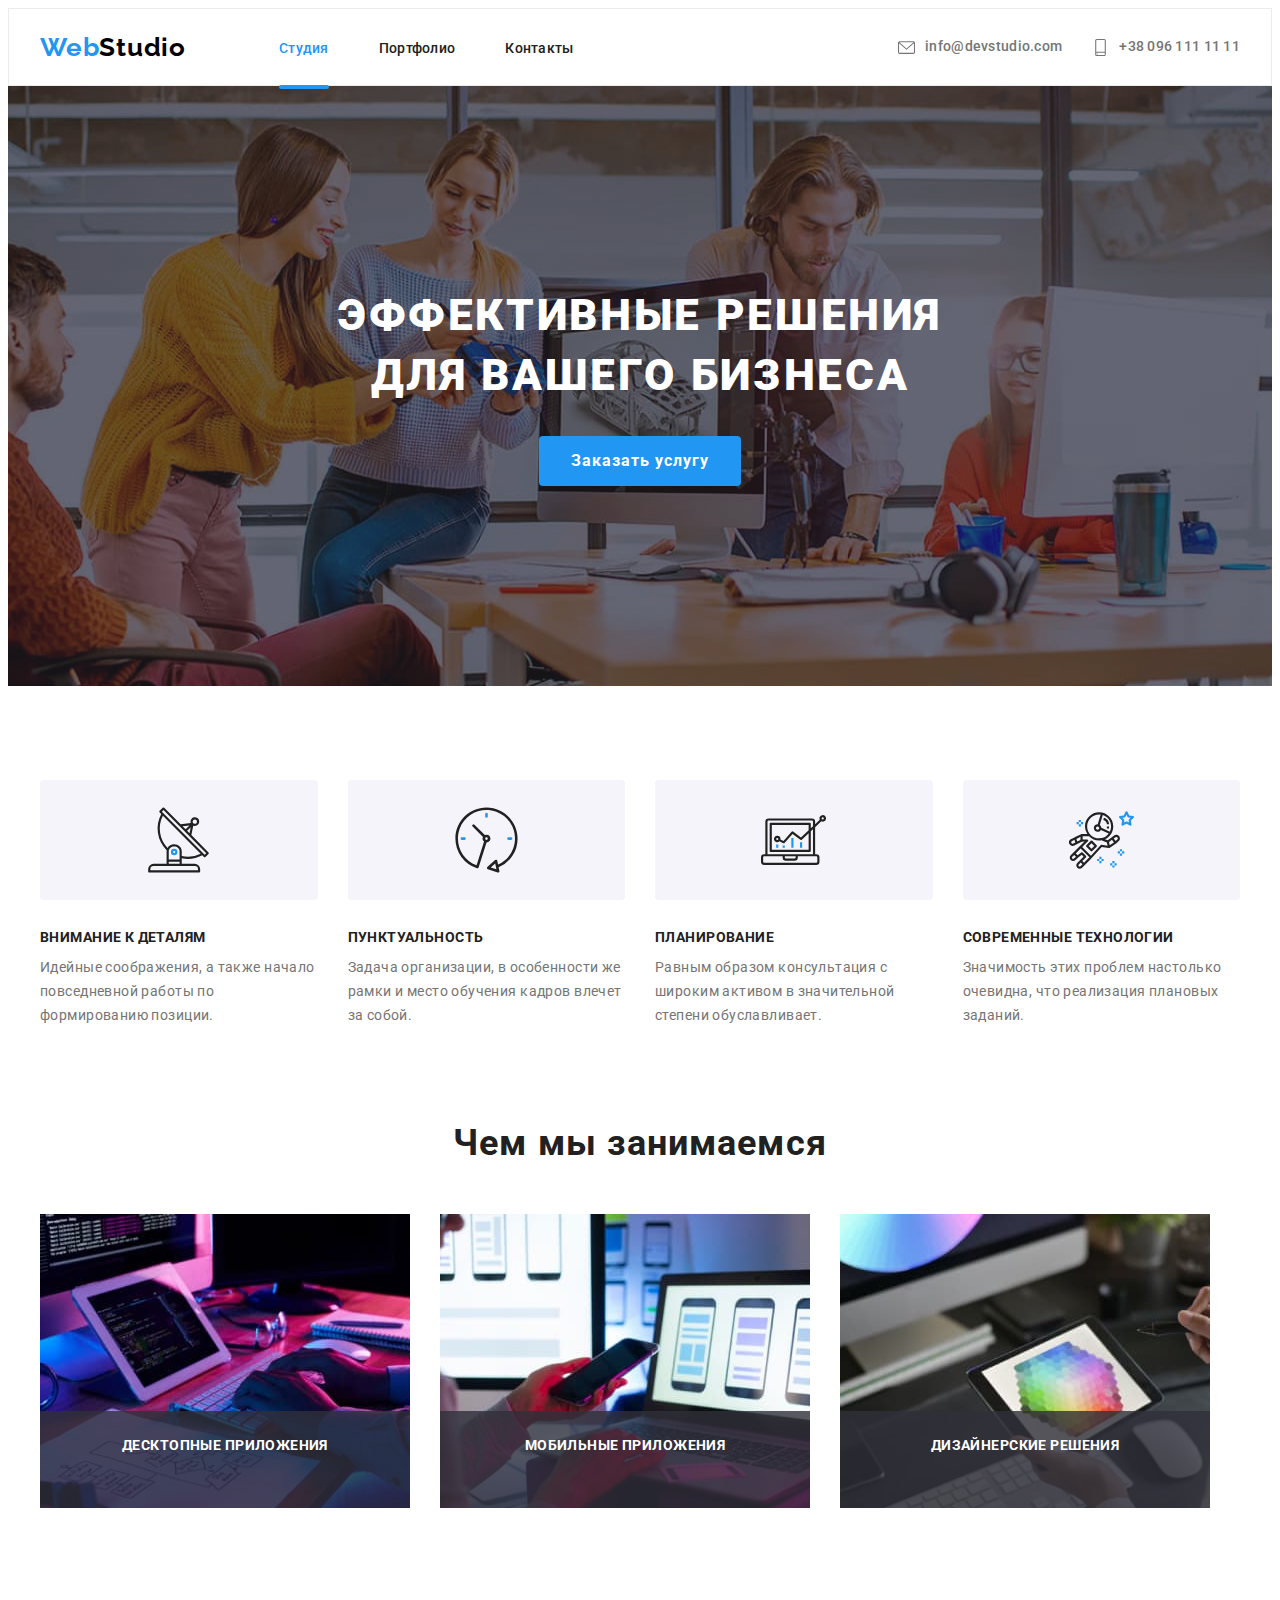
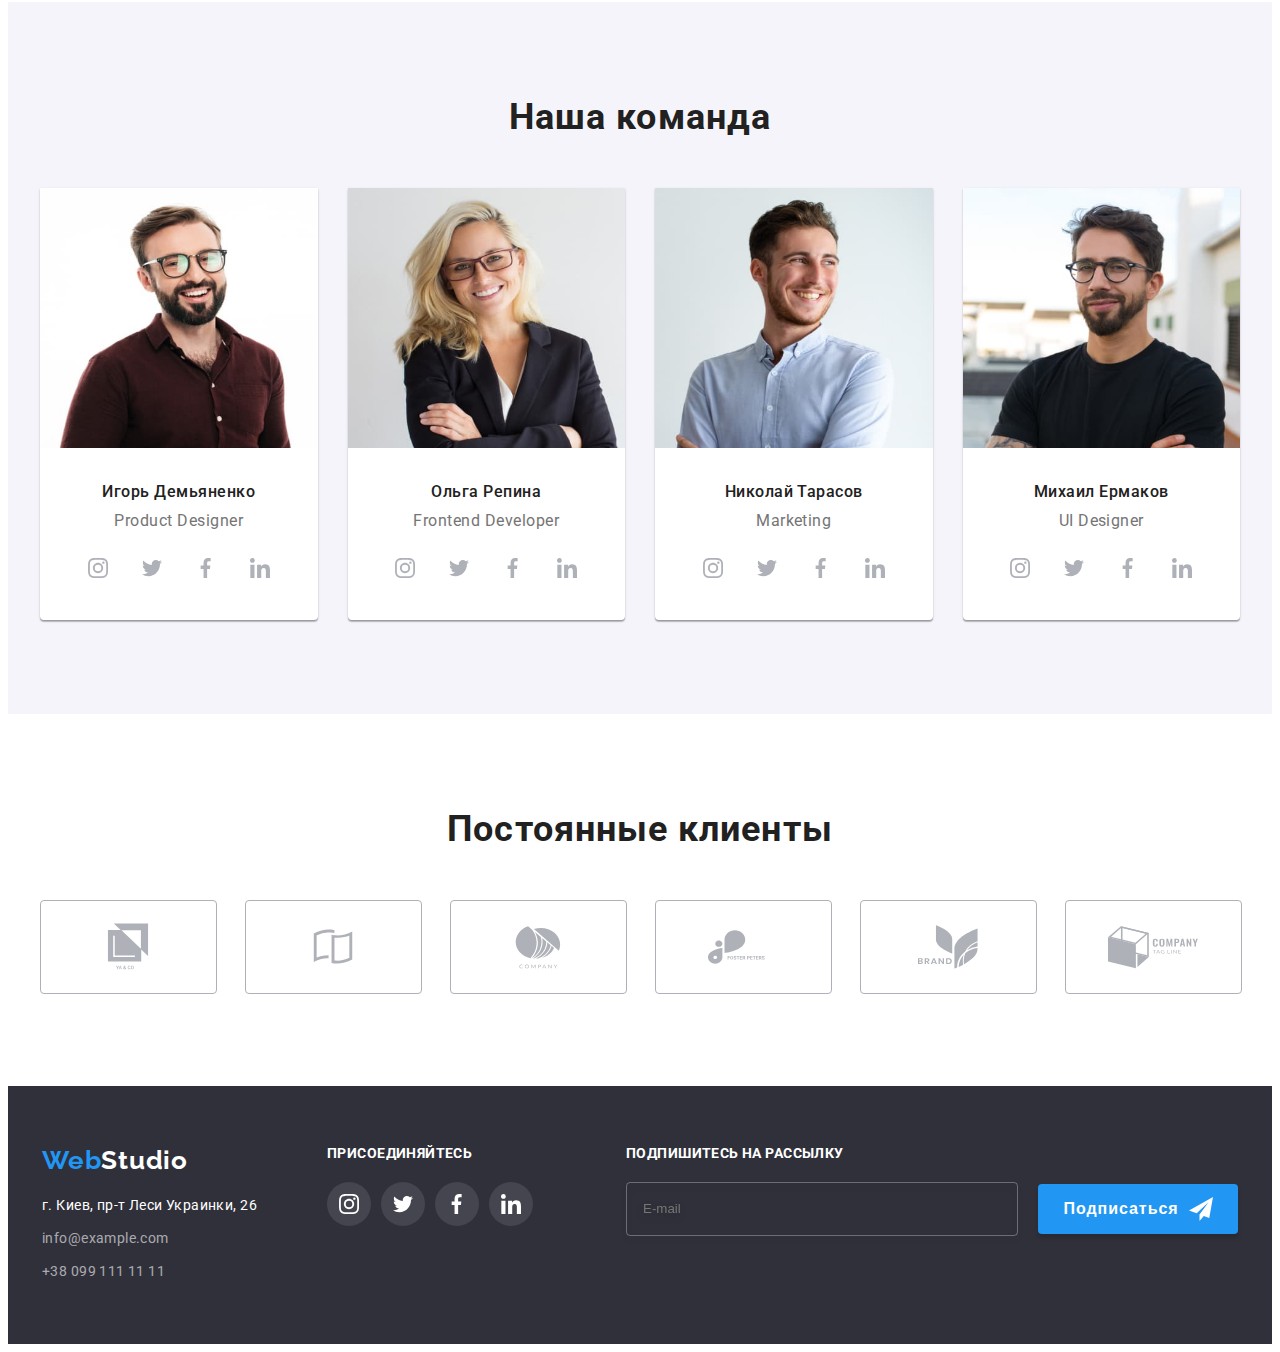
<file: index.html>
<!DOCTYPE html>
<html lang="ru">
<head>
    <meta charset="UTF-8">
    <meta http-equiv="X-UA-Compatible" content="IE=edge">
    <meta name="viewport" content="width=device-width, initial-scale=1.0">
    <title>Студия</title>
    <link rel="stylesheet" href="https://cdnjs.cloudflare.com/ajax/libs/modern-normalize/1.1.0/modern-normalize.min.css" integrity="sha512-wpPYUAdjBVSE4KJnH1VR1HeZfpl1ub8YT/NKx4PuQ5NmX2tKuGu6U/JRp5y+Y8XG2tV+wKQpNHVUX03MfMFn9Q==" crossorigin="anonymous" referrerpolicy="no-referrer" />
    <link rel="stylesheet" href="./css/main.min.css">
    <link href="https://fonts.googleapis.com/css2?family=Raleway:wght@700&family=Roboto:wght@400;500;700;900&display=swap" rel="stylesheet">
</head>
<body>
    <header class="header">
        <div class="container header-container">
        <a class="logo" href="/"><span class="logo-accent">Web</span>Studio</a>
        <nav class="header-nav">
            <ul class="header-list">
                <li class="header-item list"><a class="header-link link current" href="index.html">Студия</a></li>
                <li class="header-item list"><a class="header-link link" href="portfolio.html">Портфолио</a></li>
                <li class="header-item list"><a class="header-link link" href="/">Контакты</a></li>
            </ul>
        </nav>
        <ul class="header-contacts-list">
            <li class="header-contacts list">
                <a class="header-contacts-link link" href="mailto:info@devstudio.com">
                <svg class="header-contacts-icon envelope">
                    <use href="./images/symbol-defs.svg#icon-envelope"></use>
                </svg>
                info@devstudio.com</a>
            </li>
            <li class="header-contacts list">
                <a class="header-contacts-link link" href="tel:+380961111111">
                <svg class="header-contacts-icon smartphone">
                    <use href="./images/symbol-defs.svg#icon-smartphone"></use>
                </svg>
                +38 096 111 11 11</a>
            </li>
        </ul>
        <button class="button open-menu-btn">
            <svg class="open-menu-img" width="24" height="16">
                <use href="./images/symbol-defs.svg#icon-open-menu"></use>
            </svg>
        </button>
        </div>
        <div class="mob-menu is-hidden">
            <div class="mob-menu__container">
                <div class="mob-menu__top-wrap">
            <button class="button mob-menu__close-btn">
                <svg class="mob-menu__close-btn" width="19" height="19">
                    <use href="./images/symbol-defs.svg#icon-close-menu"></use>
                </svg>
            </button>
            <ul class="mob-menu__list">
                <li class="mob-menu__item list"><a class="mob-menu__link link current" href="index.html">Студия</a></li>
                <li class="mob-menu__item list"><a class="mob-menu__link link" href="portfolio.html">Портфолио</a></li>
                <li class="mob-menu__item list"><a class="mob-menu__link link" href="/">Контакты</a></li>
            </ul>
        </div>
        <div class="mob-menu__bottom-wrap">
            <ul class="mob-menu__contacts-list">
                <li class="mob-menu__contacts-item list">
                    <a class="mob-menu__contacts-link-mob link" href="tel:+380961111111">
                    +38 096 111 11 11</a>
                </li>
                <li class="mob-menu__contacts-item list">
                    <a class="mob-menu__contacts-link-email link" href="mailto:info@devstudio.com">
                    info@devstudio.com</a>
                </li>
            </ul>
            <ul class="mob-menu__soc-list">
                <li class="mob-menu__soc-item list"><a href="/" class="mob-menu__soc-link link">Instagram</a></li>
                <li class="mob-menu__soc-item list"><a href="/" class="mob-menu__soc-link link">Twitter</a></li>
                <li class="mob-menu__soc-item list"><a href="/" class="mob-menu__soc-link link">Facebook</a></li>
                <li class="mob-menu__soc-item list"><a href="/" class="mob-menu__soc-link link">LinkedIn</a></li>
            </ul>
        </div>
        </div>
        </div>
    </header>
    <main>
    <section class="main-section">
        <div class="container main-section-container">
        <h1 class="main-headerline">Эффективные решения <br>для вашего бизнеса</h1>
        <button class="btn btn-main" type="button" data-modal-open>Заказать услугу</button>
    </div>
    </section>
    <section class="concepts">
        <div class="container concepts-container">
        <ul class="concepts-list">
            <li class="concepts-item list">
                <div class="concepts-thumb">
                    <svg class="concepts-icon">
                        <use href="./images/symbol-defs.svg#icon-concept1"></use>
                    </svg>
                </div>
                <h3 class="concepts-header">Внимание к деталям</h3>
                <p class="concepts-text">Идейные соображения, а также начало повседневной работы по формированию позиции.</p>
            </li>
            <li class="concepts-item list">
                <div class="concepts-thumb">
                    <svg class="concepts-icon">
                        <use href="./images/symbol-defs.svg#icon-concept2"></use>
                    </svg>
                </div>
                <h3 class="concepts-header">Пунктуальность</h3>
                <p class="concepts-text">Задача организации, в особенности же рамки и место обучения кадров влечет за собой.</p>
            </li>
            <li class="concepts-item list">
                <div class="concepts-thumb">
                    <svg class="concepts-icon">
                        <use href="./images/symbol-defs.svg#icon-concept3"></use>
                    </svg>
                </div>
                <h3 class="concepts-header">Планирование</h3>
                <p class="concepts-text">Равным образом консультация с широким активом в значительной степени обуславливает.</p>
            </li>
            <li class="concepts-item list">
                <div class="concepts-thumb">
                    <svg class="concepts-icon">
                        <use href="./images/symbol-defs.svg#icon-concept4"></use>
                    </svg>
                </div>
                <h3 class="concepts-header">Современные технологии</h3>
                <p class="concepts-text">Значимость этих проблем настолько очевидна, что реализация плановых заданий.</p>
            </li>
        </ul>
    </div>
        </section>
        <section class="section-work">
            <div class="container work-container">
        <h2 class="work-headline headline">Чем мы занимаемся</h2>
        <ul class="work-list">
            <li class="work-item list">
                <div class="work-item-top-wrapper">
                <img class="work-img" 
                srcset="
                ./images/whatwedo-1.jpg 1x,
                ./images/whatwedo-1-2x.jpg 2x
                "
                src="./images/whatwedo-1.jpg" 
                alt="Работник печатает на клавиатуре" 
                width="370"
                height="294">
                <p class="work-item-top-text">Десктопные приложения</p>
                </div>
            </li>
            <li class="work-item list">
                <div class="work-item-top-wrapper">
                <img class="work-img"
                srcset="
                ./images/whatwedo-2.jpg 1x,
                ./images/whatwedo-2-2x.jpg 2x
                "
                src="./images/whatwedo-2.jpg"
                alt="Работник рассматривает варианты мобильных версий"
                width="370"
                height="294">
                <p class="work-item-top-text">Мобильные приложения</p>
                </div>
            </li>
            <li class="work-item list">
                <div class="work-item-top-wrapper">
                <img class="work-img"
                srcset="
                ./images/whatwedo-3.jpg 1x,
                ./images/whatwedo-3-2x.jpg 2x
                "
                src="./images/whatwedo3.jpg"
                alt="Работник выбирает цвет на палитре в планшете"
                width="370"
                height="294">
                <p class="work-item-top-text">Дизайнерские решения</p>
                </div>
            </li>
        </ul>
    </div>
    </section>
    <section class="team">
        <div class="container team__container">
        <h2 class="team__headline headline">Наша команда</h2>
        <ul class="team__list">
            <li class="team__item list">
                <img class="team__img"
                srcset="./images/team-1.jpg 1x,
                        ./images/team-1-2x.jpg 2x"
                src="./images/team-1.jpg" 
                alt="Игорь Демьяненко">
                <div class="team__member">
                <p class="team__person">Игорь Демьяненко</p>
                <p class="team__jobtitle">Product Designer</p>
                </div>
                <ul class="social-networks__list list">
                    <li class="social-networks__item">
                        <a class="social-networks__link" href="/">
                        <svg class="social-networks__icon">
                            <use href="./images/symbol-defs.svg#icon-instagram"></use>
                        </svg>
                    </a>
                    </li>
                    <li class="social-networks__item">
                        <a class="social-networks__link" href="/">
                        <svg class="social-networks__icon">
                            <use href="./images/symbol-defs.svg#icon-twitter"></use>
                        </svg>
                        </a>
                    </li>
                    <li class="social-networks__item">
                        <a class="social-networks__link" href="/">
                        <svg class="social-networks__icon">
                            <use href="./images/symbol-defs.svg#icon-facebook"></use>
                        </svg>
                        </a>
                    </li>
                    <li class="social-networks__item">
                        <a class="social-networks__link" href="/">
                        <svg class="social-networks__icon">
                            <use href="./images/symbol-defs.svg#icon-linkedin"></use>
                        </svg>
                        </a>
                    </li>
                </ul>
            </li>
            <li class="team__item list">
                <img class="team__img" 
                srcset="./images/team-2.jpg 1x,
                        ./images/team-2-2x.jpg 2x"
                src="./images/team-2.jpg" alt="Ольга Репина">
                <div class="team__member">
                <p class="team__person">Ольга Репина</p>
                <p class="team__jobtitle">Frontend Developer</p>
                </div>
                <ul class="social-networks__list list">
                    <li class="social-networks__item">
                        <a class="social-networks__link" href="/">
                        <svg class="social-networks__icon">
                            <use href="./images/symbol-defs.svg#icon-instagram"></use>
                        </svg>
                        </a>
                    </li>
                    <li class="social-networks__item">
                        <a class="social-networks__link" href="/">
                        <svg class="social-networks__icon">
                            <use href="./images/symbol-defs.svg#icon-twitter"></use>
                        </svg>
                        </a>
                    </li>
                    <li class="social-networks__item">
                        <a class="social-networks__link" href="/">
                        <svg class="social-networks__icon">
                            <use href="./images/symbol-defs.svg#icon-facebook"></use>
                        </svg>
                        </a>
                    </li>
                    <li class="social-networks__item">
                        <a class="social-networks__link" href="/">
                        <svg class="social-networks__icon">
                            <use href="./images/symbol-defs.svg#icon-linkedin"></use>
                        </svg>
                        </a>
                    </li>
                </ul>
            </li>
            <li class="team__item list">
                <img class="team__img" 
                srcset="./images/team-3.jpg 1x,
                        ./images/team-3-2x.jpg 2x"
                src="./images/team-3.jpg" alt="Николай Тарасов">
                <div class="team__member">
                <p class="team__person">Николай Тарасов</p>
                <p class="team__jobtitle">Marketing</p>
                </div>
                <ul class="social-networks__list list">
                    <li class="social-networks__item">
                        <a class="social-networks__link" href="/">
                        <svg class="social-networks__icon">
                            <use href="./images/symbol-defs.svg#icon-instagram"></use>
                        </svg>
                        </a>
                    </li>
                    <li class="social-networks__item">
                        <a class="social-networks__link" href="/">
                        <svg class="social-networks__icon">
                            <use href="./images/symbol-defs.svg#icon-twitter"></use>
                        </svg>
                        </a>
                    </li>
                    <li class="social-networks__item">
                        <a class="social-networks__link" href="/">
                        <svg class="social-networks__icon">
                            <use href="./images/symbol-defs.svg#icon-facebook"></use>
                        </svg>
                        </a>
                    </li>
                    <li class="social-networks__item">
                        <a class="social-networks__link" href="/">
                        <svg class="social-networks__icon">
                            <use href="./images/symbol-defs.svg#icon-linkedin"></use>
                        </svg>
                        </a>
                    </li>
                </ul>
            </li>
            <li class="team__item list">
                <img class="team__img"
                srcset="./images/team-4.jpg 1x,
                        ./images/team-4-2x.jpg 2x"
                src="./images/team-4.jpg" alt="Михаил Ермаков">
                <div class="team__member">
                <p class="team__person">Михаил Ермаков</p>
                <p class="team__jobtitle">UI Designer</p>
                </div>
                <ul class="social-networks__list list">
                    <li class="social-networks__item">
                        <a class="social-networks__link" href="/">
                        <svg class="social-networks__icon">
                            <use href="./images/symbol-defs.svg#icon-instagram"></use>
                        </svg>
                    </a>
                    </li>
                    <li class="social-networks__item">
                        <a class="social-networks__link" href="/">
                        <svg class="social-networks__icon">
                            <use href="./images/symbol-defs.svg#icon-twitter"></use>
                        </svg>
                        </a>
                    </li>
                    <li class="social-networks__item">
                        <a class="social-networks__link" href="/">
                        <svg class="social-networks__icon">
                            <use href="./images/symbol-defs.svg#icon-facebook"></use>
                        </svg>
                        </a>
                    </li>
                    <li class="social-networks__item">
                        <a class="social-networks__link" href="/">
                        <svg class="social-networks__icon">
                            <use href="./images/symbol-defs.svg#icon-linkedin"></use>
                        </svg>
                        </a>
                    </li>
                </ul>
            </li>
        </ul>
    </div>
    </section>
    <section class="companies-section">
        <div class="container">
        <h2 class="companies-headline headline">Постоянные клиенты</h2>
        <ul class="companies-list list">
            <li class="companies-item">
                <a href="/" class="companies-link">
                <svg class="companies-icon" width="46" height="53">
                    <use href="./images/symbol-defs.svg#icon-company1"></use>
                </svg>
                </a>
            </li>
            <li class="companies-item">
                <a href="/" class="companies-link">
                <svg class="companies-icon" width="40" height="52">
                    <use href="./images/symbol-defs.svg#icon-company2"></use>
                </svg>
            </a>
            </li>
            <li class="companies-item">
                <a href="/" class="companies-link">
                <svg class="companies-icon" width="48" height="46">
                    <use href="./images/symbol-defs.svg#icon-company3"></use>
                </svg>
                </a>
            </li>
            <li class="companies-item">
                <a href="/" class="companies-link">
                <svg class="companies-icon" width="114" height="70">
                    <use href="./images/symbol-defs.svg#icon-company4"></use>
                </svg>
            </a>
            </li>
            <li class="companies-item">
                <a href="/" class="companies-link">
                <svg class="companies-icon" width="78" height="60">
                    <use href="./images/symbol-defs.svg#icon-company5"></use>
                </svg>
                </a>
            </li>
            <li class="companies-item">
                <a href="/" class="companies-link">
                <svg class="companies-icon" width="136" height="90">
                    <use href="./images/symbol-defs.svg#icon-company6"></use>
                </svg>
                </a>
            </li>
        </ul>
    </div>
    </section>
</main>
    <footer class="footer">
        <div class="container footer-container">
            <div class="footer-block">
        <a class=" footer-logo logo" href="/"><span class="logo-accent">Web</span>Studio</a>
        <address class="footer-address">
            <ul class="footer-address-list">
                <li class="footer-contacts list"><a class="footer-contacts-link link" href="/">г. Киев, пр-т Леси Украинки, 26</a></li>
                <li class="footer-contacts list"><a class="footer-contacts-link link transparent" href="mailto:info@example.com">info@example.com</a></li>
                <li class="footer-contacts list"><a class="footer-contacts-link link transparent" href="tel:+380991111111">+38 099 111 11 11</a></li>
            </ul>
        </address>
    </div>
        <div class="social-networks-footer">
            <p class="social-network-footer-text">Присоединяйтесь</p>
                <ul class="social-networks-footer-list list">
                    <li class="social-networks-footer-item">
                        <a href="/" class="social-networks-footer-link">
                        <svg class="social-networks-footer-icon">
                            <use href="./images/symbol-defs.svg#icon-instagram"></use>
                        </svg>
                        </a>
                    </li>
                    <li class="social-networks-footer-item">
                        <a href="/" class="social-networks-footer-link">
                        <svg class="social-networks-footer-icon">
                            <use href="./images/symbol-defs.svg#icon-twitter"></use>
                        </svg>
                        </a>
                    </li>
                    <li class="social-networks-footer-item">
                        <a href="/" class="social-networks-footer-link">
                        <svg class="social-networks-footer-icon">
                            <use href="./images/symbol-defs.svg#icon-facebook"></use>
                        </svg>
                        </a>
                    </li>
                    <li class="social-networks-footer-item">
                        <a href="/" class="social-networks-footer-link">
                        <svg class="social-networks-footer-icon">
                            <use href="./images/symbol-defs.svg#icon-linkedin"></use>
                        </svg>
                        </a>
                    </li>
                </ul>
        </div>
            <div class="footer-subscription">
                <p class="subscription-title">Подпишитесь на рассылку</p>
                <form class="subscription-form">
                    <input type="email" name="subscription-email" class="subscription-email" placeholder="E-mail">
                    <button type="submit" class="subscription-btn">Подписаться
                        <svg class="subscription-icon" width="24" height="24">
                            <use href="./images/symbol-defs.svg#icon-subscription"></use>
                        </svg>
                    </button>
                </form>
            </div>
    </div>
    </footer>
    
    <div class="backdrop is-hidden" data-modal>
        <div class="modal">
            <button class="close-button" type="button" data-modal-close>
                <svg class="close-button-svg" width="11" height="11">
                    <use href="./images/symbol-defs.svg#icon-close"></use>
                </svg>
            </button>
            <p class="modal-title">Оставьте свои данные, мы вам перезвоним</p>
            <form class="modal-form" autocomplete="off">
                <div class="modal-field">
                    <label for="user-name" class="modal-label">Имя</label>
                    <div class="modal-wrap">
                        <input id="user-name" name="user-name" type="text" class="modal-input" required>
                        <svg class="modal-icon" width="14" height="14">
                            <use href="./images/symbol-defs.svg#icon-person"></use>
                        </svg>
                    </div>
                </div>
                <div class="modal-field">
                    <label for="user-tel" class="modal-label">Телефон</label>
                    <div class="modal-wrap">    
                    <input id="user-tel" name="user-tel" type="tel" class="modal-input" required>
                     <svg class="modal-icon"  width="16" height="16">
                        <use href="./images/symbol-defs.svg#icon-tel"></use>
                     </svg>
                </div>
                </div>
                <div class="modal-field">
                    <label for="user-email" class="modal-label">Почта</label>
                    <div class="modal-wrap">    
                    <input id="user-email" name="user-email" type="email" class="modal-input" required>
                        <svg class="modal-icon" width="22" height="18">
                            <use href="./images/symbol-defs.svg#icon-email"></use>
                        </svg>
                </div>
                </div>
                <div class="modal-field">
                    <label for="user-comment" class="modal-label">Комментарий</label>
                        <textarea id="user-comment" name="user-comment" class="modal-text comment" placeholder="Введите текст"></textarea>
                </div>
                <div class="modal-field comment">
                        <input id="user-agree" name="user-agree" type="checkbox" class="modal-checkbox visually-hidden" required>
                        <label for="user-agree" class="modal-label-checkbox">
                            <span>
                                <svg class="checked-icon" width="13" height="10">
                                    <use href="./images/symbol-defs.svg#icon-checked"></use>
                                </svg>
                            </span>
                            Соглашаюсь с рассылкой и принимаю&nbsp; <a class="modal-checkbox-link" href="/">Условия договора</a></label>               
                    </div>
                <button class="modal-button btn" type="submit">Отправить</button>
            </form>
        </div>
    </div>
    <script src="./js/modal.js"></script>
    <script src="./js/menu.js"></script>
    
</body>
</html>
</file>
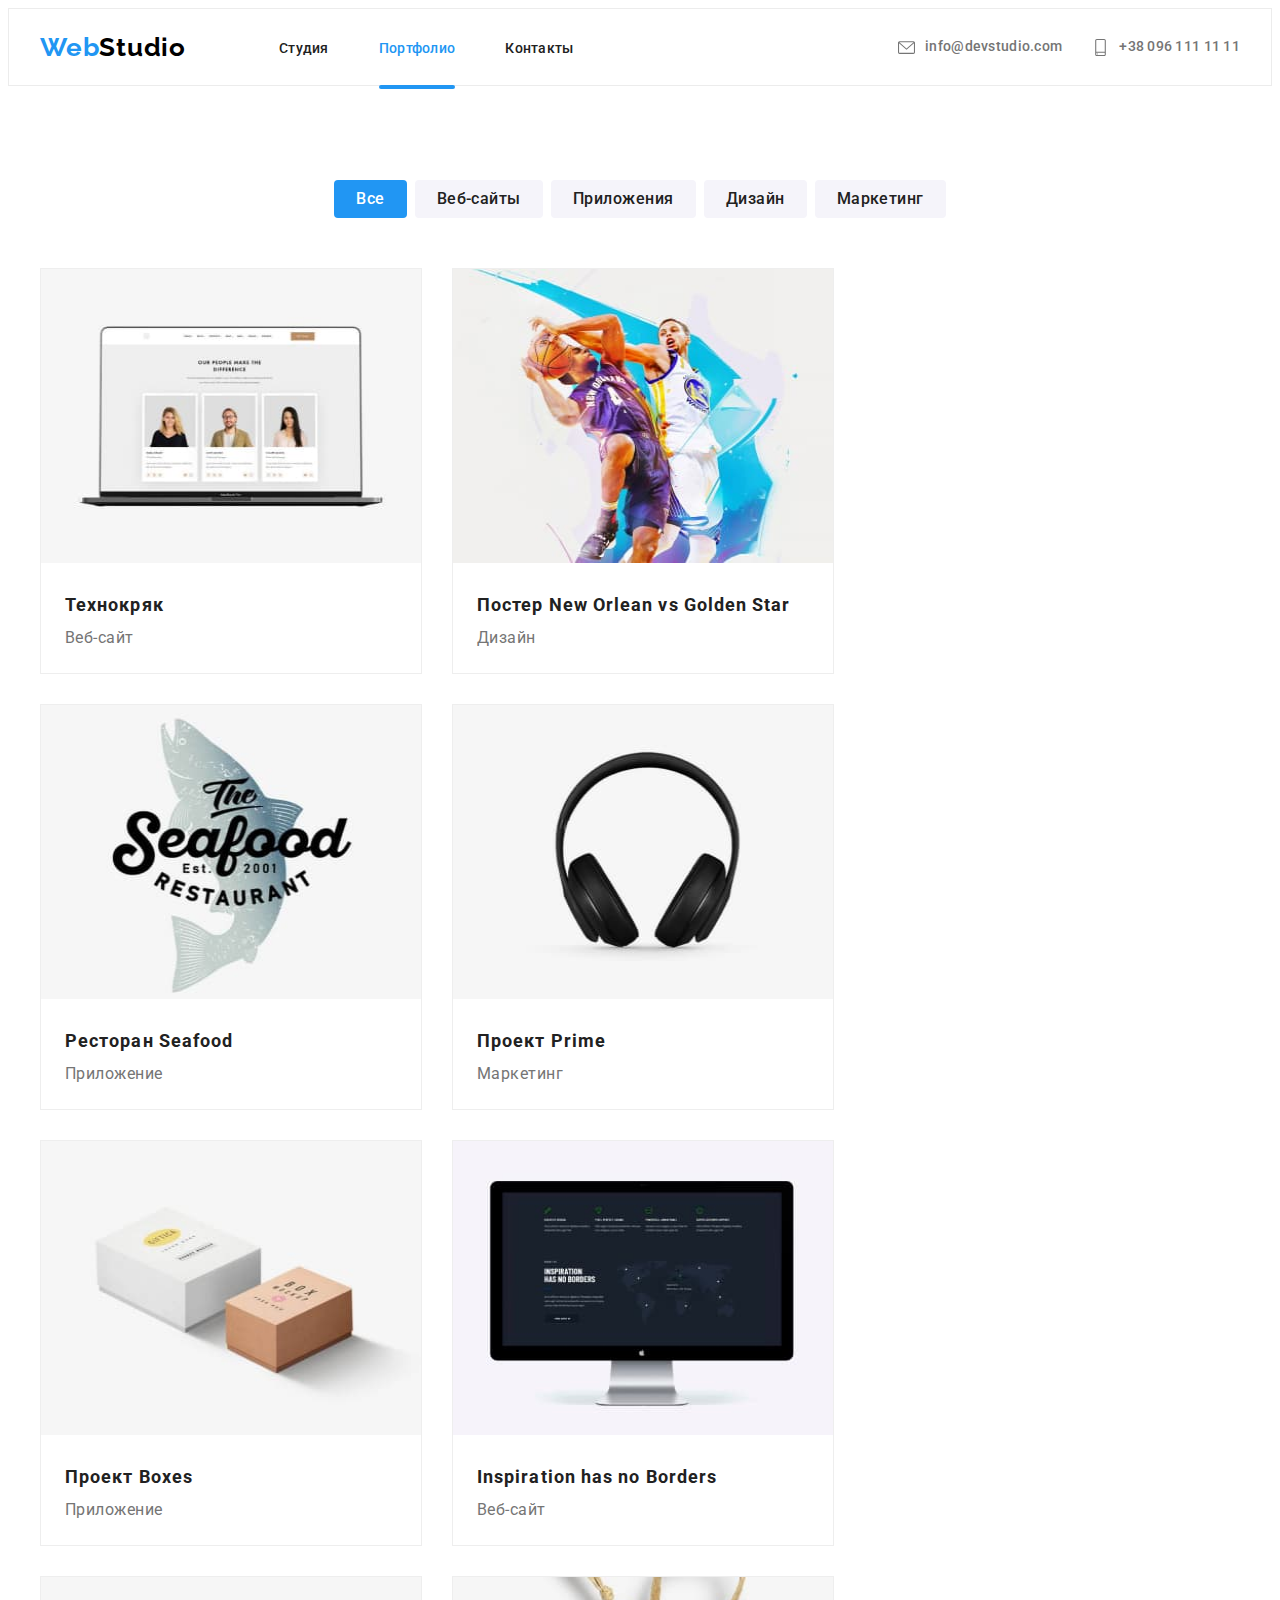
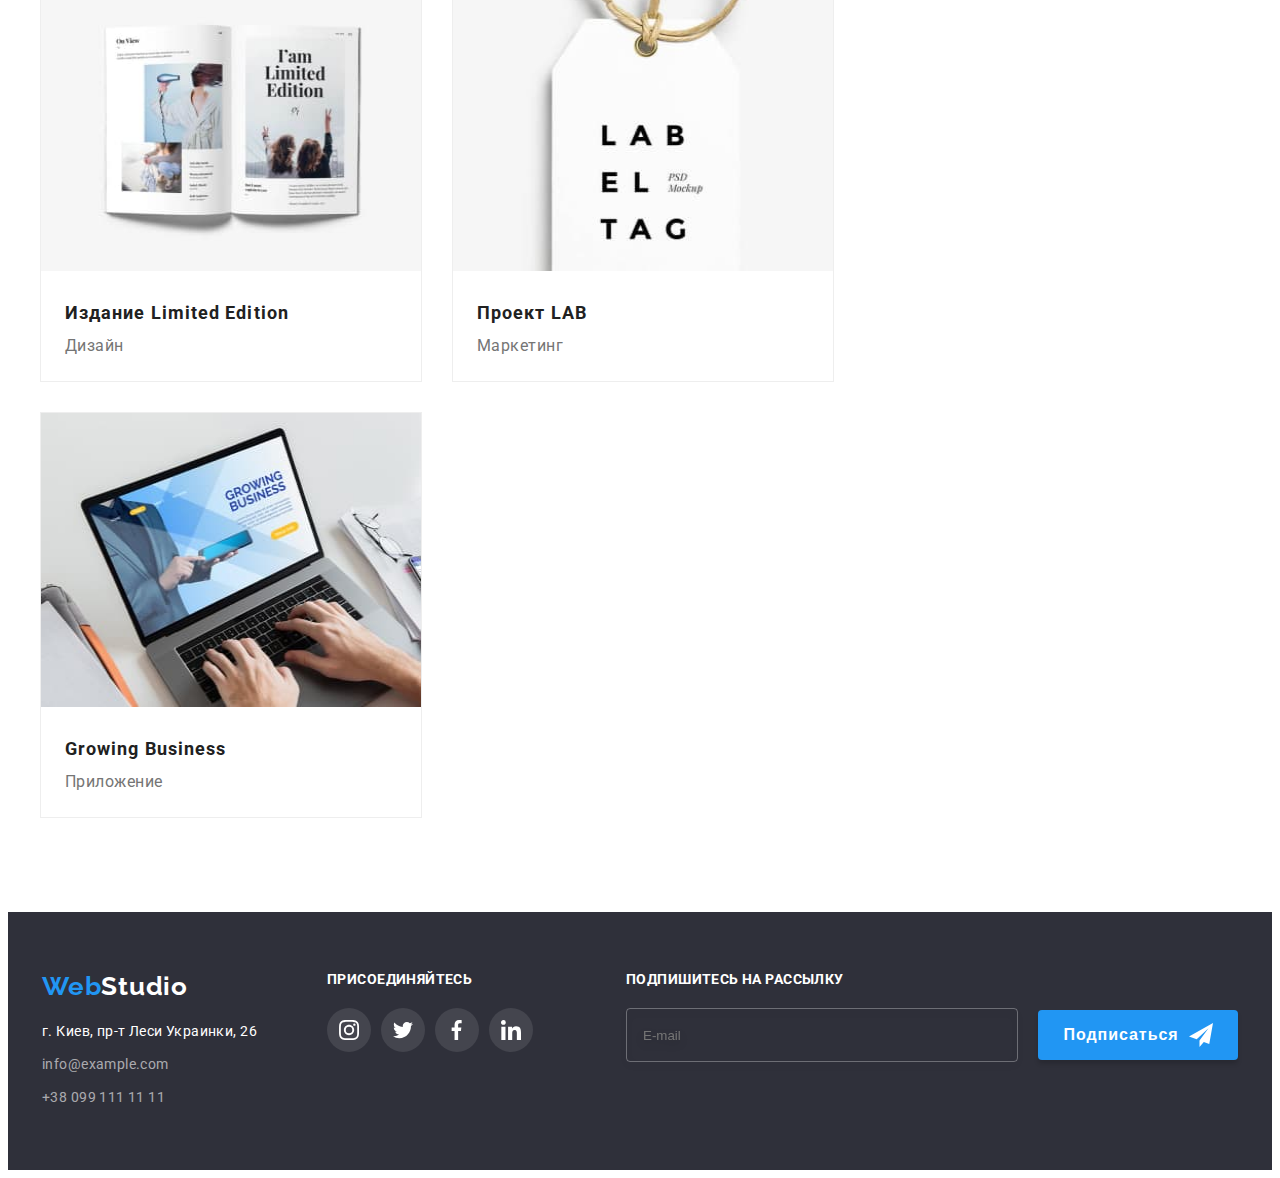
<file: portfolio.html>
<!DOCTYPE html>
<html lang="ru">
<head>
    <meta charset="UTF-8">
    <meta http-equiv="X-UA-Compatible" content="IE=edge">
    <meta name="viewport" content="width=device-width, initial-scale=1.0">
    <title>Портфолио</title>
    <link rel="stylesheet" href="https://cdnjs.cloudflare.com/ajax/libs/modern-normalize/1.1.0/modern-normalize.min.css" integrity="sha512-wpPYUAdjBVSE4KJnH1VR1HeZfpl1ub8YT/NKx4PuQ5NmX2tKuGu6U/JRp5y+Y8XG2tV+wKQpNHVUX03MfMFn9Q==" crossorigin="anonymous" referrerpolicy="no-referrer" />
    <link rel="stylesheet" href="./css/main.min.css">
    <link href="https://fonts.googleapis.com/css2?family=Raleway:wght@700&family=Roboto:wght@400;500;700;900&display=swap" rel="stylesheet">
</head>
<body>
    <header class="header">
        <div class="container header-container">
        <a class="logo" href="/"><span class="logo-accent">Web</span>Studio</a>
        <nav class="header-nav">
            <ul class="header-list">
                <li class="header-item list"><a class="header-link link" href="index.html">Студия</a></li>
                <li class="header-item list"><a class="header-link link current" href="portfolio.html">Портфолио</a></li>
                <li class="header-item list"><a class="header-link link" href="/">Контакты</a></li>
            </ul>
        </nav>
        <ul class="header-contacts-list">
            <li class="header-contacts list">
                <a class="header-contacts-link link" href="mailto:info@devstudio.com">
                <svg class="header-contacts-icon envelope">
                    <use href="./images/symbol-defs.svg#icon-envelope"></use>
                </svg>
                info@devstudio.com</a>
            </li>
            <li class="header-contacts list">
                <a class="header-contacts-link link" href="tel:+380961111111">
                <svg class="header-contacts-icon smartphone">
                    <use href="./images/symbol-defs.svg#icon-smartphone"></use>
                </svg>
                +38 096 111 11 11</a>
            </li>
        </ul>
        <button class="button open-menu-btn">
            <svg class="open-menu-img" width="24" height="16">
                <use href="./images/symbol-defs.svg#icon-open-menu"></use>
            </svg>
        </button>
        </div>
        <div class="mob-menu is-hidden">
            <div class="mob-menu__container">
                <div class="mob-menu__top-wrap">
            <button class="button mob-menu__close-btn">
                <svg class="mob-menu__close-btn" width="19" height="19">
                    <use href="./images/symbol-defs.svg#icon-close-menu"></use>
                </svg>
            </button>
            <ul class="mob-menu__list">
                <li class="mob-menu__item list"><a class="mob-menu__link link current" href="index.html">Студия</a></li>
                <li class="mob-menu__item list"><a class="mob-menu__link link" href="portfolio.html">Портфолио</a></li>
                <li class="mob-menu__item list"><a class="mob-menu__link link" href="/">Контакты</a></li>
            </ul>
        </div>
        <div class="mob-menu__bottom-wrap">
            <ul class="mob-menu__contacts-list">
                <li class="mob-menu__contacts-item list">
                    <a class="mob-menu__contacts-link-mob link" href="tel:+380961111111">
                    +38 096 111 11 11</a>
                </li>
                <li class="mob-menu__contacts-item list">
                    <a class="mob-menu__contacts-link-email link" href="mailto:info@devstudio.com">
                    info@devstudio.com</a>
                </li>
            </ul>
            <ul class="mob-menu__soc-list">
                <li class="mob-menu__soc-item list"><a href="/" class="mob-menu__soc-link link">Instagram</a></li>
                <li class="mob-menu__soc-item list"><a href="/" class="mob-menu__soc-link link">Twitter</a></li>
                <li class="mob-menu__soc-item list"><a href="/" class="mob-menu__soc-link link">Facebook</a></li>
                <li class="mob-menu__soc-item list"><a href="/" class="mob-menu__soc-link link">LinkedIn</a></li>
            </ul>
        </div>
        </div>
    </div>
    </header>

    <main>
        <section class="portfolio">
            <div class="container portfolio__container">
            <ul class="portfolio__btn-list">
                <li class="portfolio__btn-item list"><button class="portfolio__btn-menu current" type="button">Все</button></li>
                <li class="portfolio__btn-item list"><button class="portfolio__btn-menu" type="button">Веб-сайты</button></li>
                <li class="portfolio__btn-item list"><button class="portfolio__btn-menu" type="button">Приложения</button></li>
                <li class="portfolio__btn-item list"><button class="portfolio__btn-menu" type="button">Дизайн</button></li>
                <li class="portfolio__btn-item list"><button class="portfolio__btn-menu" type="button">Маркетинг</button></li>
            </ul>
            
            <ul class="portfolio__services-list">
                <li class="portfolio__services-item list">
                    <a class="portfolio__services-link link" href="">
                        <div class="portfolio__services-top-wrapper">
                        <img class="portfolio__services-img"
                        srcset="
                        ./images/work-1.jpg 1x,
                        ./images/work-1-2x.jpg 2x"
                        src="./images/work-1.jpg"
                        alt="Ноутбук с тремя портфолио сотрудников на экране"
                        width="370"
                        height="294">
                        <p class="portfolio__services-top-text">Ресурс предлагает комплексные предложения с разным уровнем функционала и сервисов. Все это позволит посетителю получить исчерпывающие сведения о компании или частном лице.</p>
                        </div>
                        <div class="portfolio__services-descr">
                        <h2 class="portfolio__services-header">Технокряк</h2>
                        <p class="portfolio__services-text">Веб-сайт</p>
                    </div>
                    </a>
                </li>
                <li class="portfolio__services-item list">
                    <a class="portfolio__services-link link" href="">
                        <div class="portfolio__services-top-wrapper">
                        <img class="portfolio__services-img"
                        srcset="
                        ./images/work-2.jpg 1x,
                        ./images/work-2-2x.jpg 2x"
                        src="./images/work-2.jpg"
                        alt="Два баскетболиста с мячом">
                        <p class="portfolio__services-top-text"></p>
                        </div>
                        <div class="portfolio__services-descr">
                        <h2 class="portfolio__services-header">Постер New Orlean vs Golden Star</h2>
                        <p class="portfolio__services-text">Дизайн</p>
                    </div>
                    </a>
                </li>
                <li class="portfolio__services-item list">
                    <a class="portfolio__services-link link" href="">
                        <div class="portfolio__services-top-wrapper">
                        <img class="portfolio__services-img"
                        srcset="
                        ./images/work-3.jpg 1x,
                        ./images/work-3-2x.jpg 2x"
                        src="./images/work-3.jpg"
                        alt="Логотип ресторана Seafood">
                        <p class="portfolio__services-top-text"></p>
                        </div>
                        <div class="portfolio__services-descr">
                        <h2 class="portfolio__services-header">Ресторан Seafood</h2>
                        <p class="portfolio__services-text">Приложение</p>
                    </div>
                    </a>
                </li>
                <li class="portfolio__services-item list">
                    <a class="portfolio__services-link link" href="">
                        <div class="portfolio__services-top-wrapper">
                        <img class="portfolio__services-img"
                        srcset="
                        ./images/work-4.jpg 1x,
                        ./images/work-4-2x.jpg 2x"
                        src="./images/work-4.jpg"
                        alt="Наушники">
                        <p class="portfolio__services-top-text"></p>
                        </div>
                        <div class="portfolio__services-descr">
                        <h2 class="portfolio__services-header">Проект Prime</h2>
                        <p class="portfolio__services-text">Маркетинг</p>
                    </div>
                    </a>
                </li>
                <li class="portfolio__services-item list">
                    <a class="portfolio__services-link link" href="">
                        <div class="portfolio__services-top-wrapper">
                        <img class="portfolio__services-img"
                        srcset="
                        ./images/work-5.jpg 1x,
                        ./images/work-5-2x.jpg 2x"
                        src="./images/work-5.jpg"
                        alt="Две коробки">
                        <p class="portfolio__services-top-text"></p>
                        </div>
                        <div class="portfolio__services-descr">
                        <h2 class="portfolio__services-header">Проект Boxes</h2>
                        <p class="portfolio__services-text">Приложение</p>
                    </div>
                    </a>
                </li>
                <li class="portfolio__services-item list">
                    <a class="portfolio__services-link link" href="">
                        <div class="portfolio__services-top-wrapper">
                        <img class="portfolio__services-img"
                        srcset="
                        ./images/work-6.jpg 1x,
                        ./images/work-6-2x.jpg 2x"
                        src="./images/work-6.jpg"
                        alt="Монитор со страницей Inspiration has no Borders">
                        <p class="portfolio__services-top-text"></p>
                        </div>
                        <div class="portfolio__services-descr">
                        <h2 class="portfolio__services-header">Inspiration has no Borders</h2>
                        <p class="portfolio__services-text">Веб-сайт</p>
                    </div>
                    </a>
                </li>
                <li class="portfolio__services-item list">
                    <a class="portfolio__services-link link" href="">
                        <div class="portfolio__services-top-wrapper">
                        <img class="portfolio__services-img"
                        srcset="
                        ./images/work-7.jpg 1x,
                        ./images/work-7-2x.jpg 2x"
                        src="./images/work-7.jpg"
                        alt="Разворот журнала с заголовком I am Limited Edition">
                        <p class="portfolio__services-top-text"></p>
                        </div>
                        <div class="portfolio__services-descr">
                        <h2 class="portfolio__services-header">Издание Limited Edition</h2>
                        <p class="portfolio__services-text">Дизайн</p>
                    </div>
                    </a>
                </li>
                <li class="portfolio__services-item list">
                    <a class="portfolio__services-link link" href="">
                        <div class="portfolio__services-top-wrapper">
                        <img class="portfolio__services-img"
                        srcset="
                        ./images/work-8.jpg 1x,
                        ./images/work-8-2x.jpg 2x"
                        src="./images/work-8.jpg"
                        alt="Ярлык с надписью LAB EL TAG">
                        <p class="portfolio__services-top-text"></p>
                        </div>
                        <div class="portfolio__services-descr">
                        <h2 class="portfolio__services-header">Проект LAB</h2>
                        <p class="portfolio__services-text">Маркетинг</p>
                    </div>
                    </a>
                </li>
                <li class="portfolio__services-item list">
                    <a class="portfolio__services-link link" href="">
                        <div class="portfolio__services-top-wrapper">
                        <img class="portfolio__services-img"
                        srcset="
                        ./images/work-9.jpg 1x,
                        ./images/work-9-2x.jpg 2x"
                        src="./images/work-9.jpg"
                        alt="Две руки печатают на ноутбуке">
                        <p class="portfolio__services-top-text"></p>
                        </div>
                        <div class="portfolio__services-descr">
                        <h2 class="portfolio__services-header">Growing Business</h2>
                        <p class="portfolio__services-text">Приложение</p>
                    </div>
                    </a>
                </li>
            </ul>
        </div>
          </section>
    </main>

    <footer class="footer">
        <div class="container footer-container">
            <div class="footer-block">
        <a class=" footer-logo logo" href="/"><span class="logo-accent">Web</span>Studio</a>
        <address class="footer-address">
            <ul class="footer-address-list">
                <li class="footer-contacts list"><a class="footer-contacts-link link" href="/">г. Киев, пр-т Леси Украинки, 26</a></li>
                <li class="footer-contacts list"><a class="footer-contacts-link link transparent" href="mailto:info@example.com">info@example.com</a></li>
                <li class="footer-contacts list"><a class="footer-contacts-link link transparent" href="tel:+380991111111">+38 099 111 11 11</a></li>
            </ul>
        </address>
    </div>
        <div class="social-networks-footer">
            <p class="social-network-footer-text">Присоединяйтесь</p>
                <ul class="social-networks-footer-list list">
                    <li class="social-networks-footer-item">
                        <a href="/" class="social-networks-footer-link">
                        <svg class="social-networks-footer-icon">
                            <use href="./images/symbol-defs.svg#icon-instagram"></use>
                        </svg>
                        </a>
                    </li>
                    <li class="social-networks-footer-item">
                        <a href="/" class="social-networks-footer-link">
                        <svg class="social-networks-footer-icon">
                            <use href="./images/symbol-defs.svg#icon-twitter"></use>
                        </svg>
                        </a>
                    </li>
                    <li class="social-networks-footer-item">
                        <a href="/" class="social-networks-footer-link">
                        <svg class="social-networks-footer-icon">
                            <use href="./images/symbol-defs.svg#icon-facebook"></use>
                        </svg>
                        </a>
                    </li>
                    <li class="social-networks-footer-item">
                        <a href="/" class="social-networks-footer-link">
                        <svg class="social-networks-footer-icon">
                            <use href="./images/symbol-defs.svg#icon-linkedin"></use>
                        </svg>
                        </a>
                    </li>
                </ul>
        </div>
        <div class="footer-subscription">
            <p class="subscription-title">Подпишитесь на рассылку</p>
            <form class="subscription-form">
                <input type="email" name="subscription-email" class="subscription-email" placeholder="E-mail">
                <button type="submit" class="subscription-btn">Подписаться
                    <svg class="subscription-icon" width="24" height="24">
                        <use href="./images/symbol-defs.svg#icon-subscription"></use>
                    </svg>
                </button>
            </form>
        </div>
    </div>
    </footer>
    <script src="./js/menu.js"></script>
</body>
</html>
</file>
<file: css/main.min.css>
:root{--accent-color: #2196F3}:root{--headline-text-color: #212121}:root{--text-color: #757575}:root{--secondary-color: #FFF}:root{--section-color:#E5E5E5}:root{--background-color: #F5F4FA}.list{list-style:none}.link{text-decoration:none}p,h1,h2,h3,h4,h5,h6{margin:0;padding:0}ul{margin:0;padding-left:0}body{font-family:"roboto",sans-serif}.container{max-width:480px;padding-left:15px;padding-right:15px;margin:0 auto}@media screen and (min-width: 768px)and (max-width: 1199px){.container{max-width:768px}}@media screen and (min-width: 1200px){.container{max-width:1200px}}.logo{font-family:"Raleway";font-weight:700;font-size:26px;line-height:1.19;letter-spacing:.03em;color:var(--headline-text-color-text-color);text-decoration:none}@media screen and (min-width: 768px)and (max-width: 1199px),(min-width: 1200px){.logo{line-height:1.08}}.logo-accent{color:var(--accent-color)}.open-menu-btn,.mob-menu__close-btn{display:block;margin-left:auto;background-color:rgba(0,0,0,0);border:rgba(0,0,0,0);cursor:pointer}.open-menu-btn:hover,.open-menu-btn:focus,.mob-menu__close-btn:hover,.mob-menu__close-btn:focus{fill:var(--accent-color)}@media screen and (min-width: 768px)and (max-width: 1199px){.open-menu-btn{display:none}}@media screen and (min-width: 1200px){.open-menu-btn{display:none}}.mob-menu__close-btn{margin-top:6px;margin-bottom:8px}.mob-menu{position:fixed;top:0;left:0;z-index:2;width:100vw;height:100vh;font-weight:500;letter-spacing:.02em;background-color:#fff;box-shadow:0px 4px 8px rgba(0,0,0,.04),0px 2px 4px rgba(0,0,0,.08),0px 1px 3px rgba(0,0,0,.16)}.mob-menu .mob-menu__container{display:flex;flex-direction:column;width:100%;height:100%;padding:15px;justify-content:space-between;overflow:auto}.mob-menu__item{font-size:32px;line-height:1.18}.mob-menu__item:not(:last-child){margin-bottom:32px}.mob-menu__link{color:#212121}.mob-menu__link:hover,.mob-menu__link:focus{color:var(--accent-color)}.mob-menu__contacts-item:not(:last-child){margin-bottom:32px}.mob-menu__contacts-link-mob{font-size:28px;line-height:1.18;color:var(--accent-color)}.mob-menu__contacts-link-email{font-size:20px;line-height:1.17px;color:#757575}.mob-menu__soc-list{display:flex;gap:10px;margin-top:64px}.mob-menu__soc-item{width:fit-content;position:relative;padding-right:10px}.mob-menu__soc-item:not(:last-child)::after{content:"";position:absolute;top:0;right:0;height:100%;width:1px;background-color:rgba(33,33,33,.2)}.mob-menu__soc-link{display:block;width:100%;font-size:14px;line-height:1.22;color:var(--accent-color)}.btn{font-family:"Roboto",sans-serif;font-weight:700;font-size:16px;line-height:1.88;letter-spacing:.06em;color:var(--secondary-color);background-color:var(--accent-color);cursor:pointer}.headline{font-size:28px;line-height:1.17;text-align:center;letter-spacing:.03em;color:var(--headline-text-color);padding-bottom:30px}@media screen and (min-width: 1200px){.headline{font-size:36px;padding-bottom:50px}}.backdrop{position:fixed;top:0;left:0;width:100%;height:100%;background:rgba(0,0,0,.2);transition:opacity 250ms cubic-bezier(0.4, 0, 0.2, 1),visibility 250ms cubic-bezier(0.4, 0, 0.2, 1)}.modal{position:absolute;width:450px;height:609px;padding:40px;top:50%;left:50%;transform:translate(-50%, -50%);background:var(--secondary-color);box-shadow:0px 1px 3px rgba(0,0,0,.12),0px 1px 1px rgba(0,0,0,.14),0px 2px 1px rgba(0,0,0,.2);border-radius:4px}@media screen and (min-width: 1200px){.modal{width:528px;height:581px}}.close-button{position:absolute;top:8px;right:8px;width:20px;height:20px;background:var(--secondary-color);border:1px solid rgba(0,0,0,.1);border-radius:50%;cursor:pointer}@media screen and (min-width: 768px)and (max-width: 1199px){.close-button{width:30px;height:30px}}@media screen and (min-width: 1200px){.close-button{width:30px;height:30px}}.close-button-svg{position:absolute;top:50%;left:50%;transform:translate(-50%, -50%);transition:fill 250ms cubic-bezier(0.4, 0, 0.2, 1)}.close-button:hover .close-button-svg{fill:var(--accent-color)}.is-hidden{opacity:0;visibility:hidden;pointer-events:none}.modal-title{margin-bottom:12px;font-weight:700;font-size:20px;line-height:1.5;text-align:center;letter-spacing:.03em;color:var(--headline-text-color)}@media screen and (min-width: 1200px){.modal-title{line-height:1.15}}.modal-label{display:block;padding-bottom:4px;font-size:12px;line-height:1.16;letter-spacing:.01em;color:var(--text-color)}.modal-field{margin-bottom:10px}.modal-field>.comment{margin-bottom:10px}.modal-input{width:100%;height:40px;padding-left:44px;padding-right:15px;border:1px solid rgba(33,33,33,.2);border-radius:4px;cursor:pointer;outline:rgba(0,0,0,0);transition:border-color 250ms cubic-bezier(0.4, 0, 0.2, 1)}.modal-input:focus{border-color:var(--accent-color)}.modal-input::placeholder{color:rgba(117,117,117,.5);font-size:14px;line-height:1.14}@media screen and (min-width: 1200px){.modal-input::placeholder{font-size:12px;line-height:1.17}}.modal-icon{position:absolute;left:15px;top:50%;transform:translateY(-50%);transition:fill 250ms cubic-bezier(0.4, 0, 0.2, 1)}.modal-input:focus+.modal-icon{fill:var(--accent-color)}.modal-text{width:100%;height:120px;margin-bottom:20px;padding:12px 16px;border:1px solid rgba(33,33,33,.2);border-radius:4px;outline:rgba(0,0,0,0);resize:none}.modal-text:focus{border-color:var(--accent-color)}.modal-label-checkbox{margin:0 auto;font-size:12px;line-height:1.17;letter-spacing:.03em;color:var(--text-color)}@media screen and (min-width: 1200px){.modal-label-checkbox{font-size:14px;line-height:1.71}}.modal-checkbox-link{color:var(--accent-color)}.modal-button{display:block;margin:0 auto;margin-top:30px;width:150px;padding:10px 32px;border:rgba(0,0,0,0);border-radius:4px;background:#188ce8;box-shadow:0px 4px 4px rgba(0,0,0,.15)}@media screen and (min-width: 768px)and (max-width: 1199px){.modal-button{width:200px}}@media screen and (min-width: 1200px){.modal-button{width:200px}}.modal-wrap{position:relative}.modal-label-checkbox{display:flex;align-items:center}.modal-label-checkbox span{display:flex;align-items:center;justify-content:center;margin-right:9px;width:16px;height:15px;border:1px solid var(--headline-text-color)}.checked-icon{fill:rgba(0,0,0,0)}.modal-checkbox:checked+.modal-label-checkbox span{background-color:var(--accent-color);border:none;border-radius:2px}.modal-checkbox:checked+.modal-label-checkbox .checked-icon{fill:var(--secondary-color)}.visually-hidden{display:none}.header{border:1px solid #ececec;padding-top:24px;padding-bottom:24px}.header-container{display:flex;align-items:center}.header-list{display:none;margin-left:93px}@media screen and (min-width: 768px)and (max-width: 1199px){.header-list{display:flex;gap:50px}}@media screen and (min-width: 1200px){.header-list{display:flex;gap:50px}}.header-contacts-list{display:none;margin-left:auto}@media screen and (min-width: 768px)and (max-width: 1199px){.header-contacts-list{display:flex;flex-direction:column;gap:10px}}@media screen and (min-width: 1200px){.header-contacts-list{display:flex;gap:30px}}.header-link,.header-contacts-link{font-weight:500;font-size:14px;line-height:1.14;letter-spacing:.02em;color:var(--headline-text-color);transition:color 250ms cubic-bezier(0.4, 0, 0.2, 1)}.header-link:hover,.header-link:hover,.header-link:focus,.header-link:focus,.header-contacts-link:hover,.header-contacts-link:hover,.header-contacts-link:focus,.header-contacts-link:focus{color:var(--accent-color)}.header-contacts-link{color:var(--text-color);display:flex;align-items:center}.header-link.current{color:var(--accent-color)}.header-item{position:relative}.header-item .current:after{content:"";position:absolute;width:100%;height:4px;left:0;bottom:-32px;background:var(--accent-color);border-radius:2px}.header-contacts-icon{display:inline-block;width:17px;height:17px;margin-right:10px;fill:var(--text-color);transition:fill 250ms cubic-bezier(0.4, 0, 0.2, 1)}.header-link:hover .header-contacts-icon,.header-contacts-link:hover .header-contacts-icon,.header-link:focus .header-contacts-icon,.header-contacts-link:focus .header-contacts-icon{fill:var(--accent-color)}.header-contacts-icon:hover,.header-contacts-icon:focus{fill:var(--accent-color)}.main-section-container{display:flex;flex-wrap:wrap;justify-content:center}.main-section{padding-top:118px;padding-bottom:118px;background-image:linear-gradient(rgba(47, 48, 58, 0.4), rgba(47, 48, 58, 0.4)),url(../images/bcg-img-mob.jpg);background-position:center;background-repeat:no-repeat;background-size:cover;background-color:#2f303a;margin:0 auto}@media(min-device-pixel-ratio: 2),(min-resolution: 192dpi),(min-resolution: 2dppx){.main-section{background-image:linear-gradient(rgba(47, 48, 58, 0.4), rgba(47, 48, 58, 0.4)),url(../images/bcg-img-mob-2x.jpg)}}@media screen and (min-width: 768px)and (max-width: 1199px){.main-section{background-image:linear-gradient(rgba(47, 48, 58, 0.4), rgba(47, 48, 58, 0.4)),url(../images/bcg-img-tab.jpg)}}@media screen and (min-width: 768px)and (max-width: 1199px)and (min-device-pixel-ratio: 2),screen and (min-width: 768px)and (max-width: 1199px)and (min-resolution: 192dpi),screen and (min-width: 768px)and (max-width: 1199px)and (min-resolution: 2dppx){.main-section{background-image:linear-gradient(rgba(47, 48, 58, 0.4), rgba(47, 48, 58, 0.4)),url(../images/bcg-img-tab-2x.jpg)}}@media screen and (min-width: 1200px){.main-section{background-image:linear-gradient(rgba(47, 48, 58, 0.4), rgba(47, 48, 58, 0.4)),url(../images/bcg-img-dsk.jpg);padding-top:200px;padding-bottom:200px}}@media screen and (min-width: 1200px)and (min-device-pixel-ratio: 2),screen and (min-width: 1200px)and (min-resolution: 192dpi),screen and (min-width: 1200px)and (min-resolution: 2dppx){.main-section{background-image:linear-gradient(rgba(47, 48, 58, 0.4), rgba(47, 48, 58, 0.4)),url(../images/bcg-img-dsk-2x.jpg)}}.main-headerline{font-weight:900;font-size:26px;line-height:1.62;text-align:center;letter-spacing:.06em;text-transform:uppercase;color:var(--secondary-color)}@media screen and (min-width: 768px)and (max-width: 1199px){.main-headerline{padding-right:100px;padding-left:100px}}@media screen and (min-width: 1200px){.main-headerline{font-size:44px;line-height:1.36;padding-left:200px;padding-right:200px}}.btn-main{margin-top:30px;padding:10px 32px;border:rgba(0,0,0,0);border-radius:4px}.concepts{padding-top:60px;padding-bottom:60px}@media screen and (min-width: 1200px){.concepts{padding-top:94px;padding-bottom:94px}}.concepts-list{display:flex;flex-wrap:wrap;gap:30px}.concepts-item{width:100%}@media screen and (min-width: 768px)and (max-width: 1199px){.concepts-item{width:calc((100% - 30px)/2)}}@media screen and (min-width: 1200px){.concepts-item{width:calc((100% - 90px)/4)}}.concepts-header{font-size:14px;line-height:1.14;letter-spacing:.03em;text-transform:uppercase;color:var(--headline-text-color);margin-bottom:10px;text-align:center}@media screen and (min-width: 768px)and (max-width: 1199px){.concepts-header{text-align-last:left}}@media screen and (min-width: 1200px){.concepts-header{text-align-last:left}}.concepts-text{font-weight:400;font-size:14px;line-height:1.71;letter-spacing:.03em;color:var(--text-color)}.concepts-thumb{background:#f5f4fa;border-radius:4px;margin-bottom:30px;height:120px;display:flex;justify-content:center;align-items:center}.concepts-icon:nth-child(1){width:65px;height:70px}.concepts-icon:nth-child(2){width:67px;height:70px}.concepts-icon:nth-child(3){width:70px;height:54px}.concepts-icon:nth-child(4){width:55px;height:60px}.section-work{padding-bottom:94px}@media screen and (min-width: 320px)and (max-width: 767px){.section-work{display:none}}@media screen and (min-width: 768px)and (max-width: 1199px){.section-work{display:none}}.work-list{display:flex}.work-img,.team-img{display:block}.work-item:not(:last-child){margin-right:30px}.work-item-top-wrapper{position:relative}.work-item-top-text{position:absolute;left:0;bottom:0;font-weight:700;font-size:14px;line-height:1.14;text-align:center;letter-spacing:.03em;text-transform:uppercase;color:var(--secondary-color);background:rgba(47,48,58,.8);width:100%;height:70px;padding-top:27px}.team{padding-top:60px;padding-bottom:60px}@media screen and (min-width: 1200px){.team{padding-top:94px;padding-bottom:94px}}.team__list{display:flex;flex-wrap:wrap;gap:30px}.team__member{padding-top:30px;padding-bottom:16px}.team__member p+p{margin-top:10px}.team{width:100%;background:var(--background-color)}.team__img{width:100%}@media screen and (min-width: 1200px){.team__img{height:260px}}.team__item{width:100%;background-color:var(--secondary-color);box-shadow:0px 1px 3px rgba(0,0,0,.12),0px 1px 1px rgba(0,0,0,.14),0px 2px 1px rgba(0,0,0,.2);border-radius:0px 0px 4px 4px}@media screen and (min-width: 768px)and (max-width: 1199px){.team__item{width:calc((100% - 30px)/2)}}@media screen and (min-width: 1200px){.team__item{width:calc((100% - 90px)/4)}}.team__person,.team__jobtitle{font-weight:500;font-size:16px;line-height:1.19;text-align:center;letter-spacing:.03em;color:var(--headline-text-color)}.team__jobtitle{color:var(--text-color);font-weight:400}.social-networks__list{display:flex;justify-content:center;gap:10px;margin-bottom:30px}.social-networks__link{display:flex;justify-content:center;align-items:center;width:44px;height:44px;border-radius:50%;transition:background-color 250ms cubic-bezier(0.4, 0, 0.2, 1),border-radius 250ms cubic-bezier(0.4, 0, 0.2, 1)}.social-networks__link:hover,.social-networks__link:focus{background-color:var(--accent-color)}.social-networks__icon{fill:#afb1b8;transition:fill 250ms cubic-bezier(0.4, 0, 0.2, 1)}.social-networks__link:hover .social-networks__icon,.social-networks__link:focus .social-networks__icon{fill:var(--secondary-color)}.social-networks__icon:nth-child(1){width:20px;height:20px}.social-networks__icon:nth-child(2){width:20px;height:16px}.social-networks__icon:nth-child(3){width:10px;height:20px}.social-networks__icon:nth-child(4){width:16px;height:14px}.companies-section{padding-top:60px;padding-bottom:60px}@media screen and (min-width: 1200px){.companies-section{padding-top:94px;padding-bottom:94px}}.companies-list{display:flex;flex-wrap:wrap;gap:30px}.companies-item{width:calc((100% - 30px)/2);height:92px}@media screen and (min-width: 768px)and (max-width: 1199px){.companies-item{width:calc((100% - 60px)/3)}}@media screen and (min-width: 1200px){.companies-item{width:calc((100% - 150px)/6)}}.companies-link{display:flex;justify-content:center;align-items:center;width:100%;height:100%;border:1px solid #afb1b8;border-radius:4px;transition:border-color 250ms cubic-bezier(0.4, 0, 0.2, 1)}.companies-link:hover,.companies-link:focus{border-color:var(--accent-color)}.companies-icon{fill:#afb1b8;transition:fill 250ms cubic-bezier(0.4, 0, 0.2, 1)}.companies-link:hover .companies-icon,.companies-link:focus .companies-icon{fill:var(--accent-color)}.portfolio{padding-top:60px;padding-bottom:60px}@media screen and (min-width: 1200px){.portfolio{padding-top:94px;padding-bottom:94px}}.portfolio__btn-list,.portfolio__services-list{display:flex;flex-wrap:wrap}.portfolio__btn-list{margin-bottom:40px;gap:8px}@media screen and (min-width: 768px)and (max-width: 1199px){.portfolio__btn-list{justify-content:center;margin-bottom:30px}}@media screen and (min-width: 1200px){.portfolio__btn-list{margin-bottom:50px;justify-content:center}}.portfolio__btn-menu{font-family:"Roboto",sans-serif;font-weight:500;font-size:16px;line-height:1.62;text-align:center;letter-spacing:.03em;color:var(--headline-text-color);background:var(--background-color);cursor:pointer;border:rgba(0,0,0,0);padding:6px 22px;border-radius:4px;transition:background-color 250ms cubic-bezier(0.4, 0, 0.2, 1),background-color 250ms cubic-bezier(0.4, 0, 0.2, 1),box-shadow 250ms cubic-bezier(0.4, 0, 0.2, 1)}.portfolio__btn-menu:hover,.portfolio__btn-menu:focus{color:var(--secondary-color);background-color:var(--accent-color);box-shadow:0px 3px 1px rgba(0,0,0,.1),0px 1px 2px rgba(0,0,0,.08),0px 2px 2px rgba(0,0,0,.12)}.portfolio__btn-menu.current{color:var(--secondary-color);background:var(--accent-color)}.portfolio__services-header{font-weight:700;font-size:18px;line-height:2;letter-spacing:.06em;color:var(--headline-text-color)}.portfolio__services-text{font-weight:400;font-size:16px;line-height:1.88;letter-spacing:.03em;color:var(--text-color)}.portfolio__services-list,.section-work{color:var(--section-color)}.portfolio__services-list{gap:30px}.portfolio__services-descr{padding:20px 24px}.portfolio__services-item{background:var(--secondary-color);width:100%;border:1px solid #eee;transition:border 250ms cubic-bezier(0.4, 0, 0.2, 1),box-shadow 250ms cubic-bezier(0.4, 0, 0.2, 1)}.portfolio__services-item:hover{border:1px solid #eee;box-shadow:0px 1px 1px rgba(0,0,0,.12),0px 4px 4px rgba(0,0,0,.06),1px 4px 6px rgba(0,0,0,.16)}@media screen and (min-width: 768px)and (max-width: 1199px){.portfolio__services-item{width:calc((100% - 30px)/2)}}@media screen and (min-width: 1200px){.portfolio__services-item{width:calc((100% - 60px)/3)}}.portfolio__services-img{width:100%;height:404px}@media screen and (min-width: 768px)and (max-width: 1199px){.portfolio__services-img{height:294px}}@media screen and (min-width: 1200px){.portfolio__services-img{height:294px}}.portfolio__services-top-wrapper{position:relative;overflow:hidden}.portfolio__services-top-text{position:absolute;top:0;left:0;width:100%;height:100%;padding:63px 24px;font-weight:400;font-size:18px;line-height:156%;letter-spacing:.03em;color:var(--secondary-color);background:rgba(33,150,243,.9);transform:translateY(100%);transition:transform 250ms cubic-bezier(0.4, 0, 0.2, 1)}.portfolio__services-item:hover .portfolio__services-top-text{transform:translateY(0%)}.footer{padding-bottom:60px;padding-top:60px;background:#2f303a}.footer-container{display:flex;flex-wrap:wrap;justify-content:center;text-align:center;gap:60px}@media screen and (min-width: 768px)and (max-width: 1199px){.footer-container{gap:0px}}@media screen and (min-width: 1200px){.footer-container{text-align:start;gap:0px}}@media screen and (min-width: 768px)and (max-width: 1199px){.footer-block{padding-right:165px}}@media screen and (min-width: 1200px){.footer-block{text-align:left;padding-right:70px}}.footer-address-list>li{margin-top:20px}.footer-address-list li+li{margin-top:9px}.footer-contacts-link{font-style:normal;font-size:14px;line-height:1.71;letter-spacing:.03em;color:var(--secondary-color);transition:color 250ms cubic-bezier(0.4, 0, 0.2, 1)}.footer-contacts-link.transparent{color:rgba(255,255,255,.6)}.footer-contacts-link:hover,.footer-contacts-link:focus{color:var(--accent-color)}.footer-logo{color:var(--secondary-color)}.social-network-footer-text,.subscription-title{font-weight:700;font-size:14px;line-height:1.14;letter-spacing:.03em;text-transform:uppercase;color:#fff;padding-bottom:20px}.social-networks-footer-list{display:flex;gap:10px}.social-networks-footer-link{display:flex;justify-content:center;align-items:center;width:44px;height:44px;border-radius:50%;background-color:rgba(255,255,255,.1);transition:background-color 250ms cubic-bezier(0.4, 0, 0.2, 1)}.social-networks-footer-link:hover,.social-networks-footer-link:focus{background-color:var(--accent-color)}.social-networks-footer-icon{width:20px;height:20px;fill:var(--secondary-color)}@media screen and (min-width: 768px)and (max-width: 1199px){.footer-subscription{padding-top:60px}}@media screen and (min-width: 1200px){.footer-subscription{padding-left:93px}}.subscription-form{display:flex;flex-wrap:wrap;justify-content:center;align-items:center;gap:20px}@media screen and (min-width: 768px)and (max-width: 1199px){.subscription-form{flex-direction:column}}.subscription-email{width:358px;height:50px;padding-left:16px;padding-right:16px;border:1px solid rgba(255,255,255,.3);filter:drop-shadow(0px 4px 4px rgba(0, 0, 0, 0.15));border-radius:4px;background-color:rgba(0,0,0,0);outline:none;color:var(--secondary-color)}@media screen and (min-width: 768px)and (max-width: 1199px){.subscription-email{width:450px}}.subscription-btn{display:flex;justify-content:center;align-items:center;width:200px;height:50px;background:#2196f3;box-shadow:0px 4px 4px rgba(0,0,0,.15);border-radius:4px;font-weight:700;font-size:16px;line-height:1.88;letter-spacing:.06em;color:var(--secondary-color);border:rgba(0,0,0,0);cursor:pointer}.subscription-icon{margin-left:10px}/*# sourceMappingURL=main.min.css.map */
</file>
